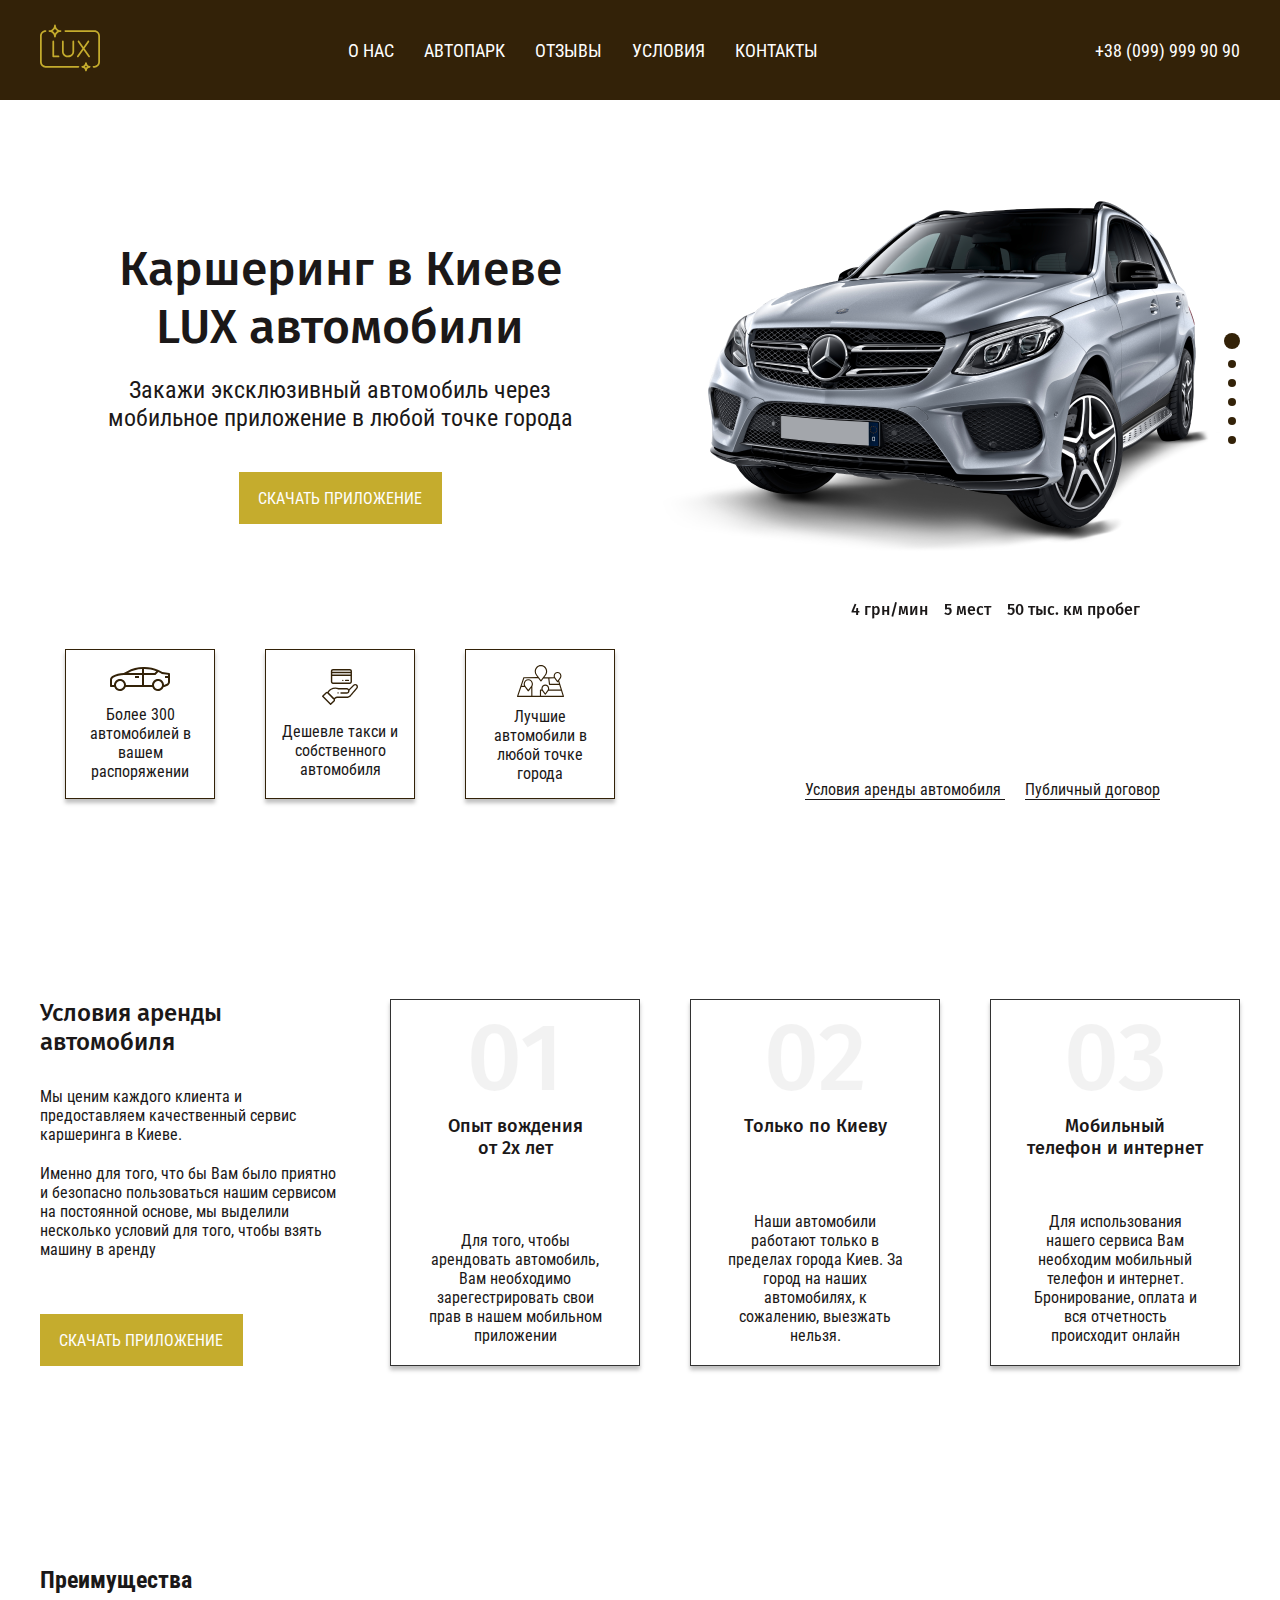
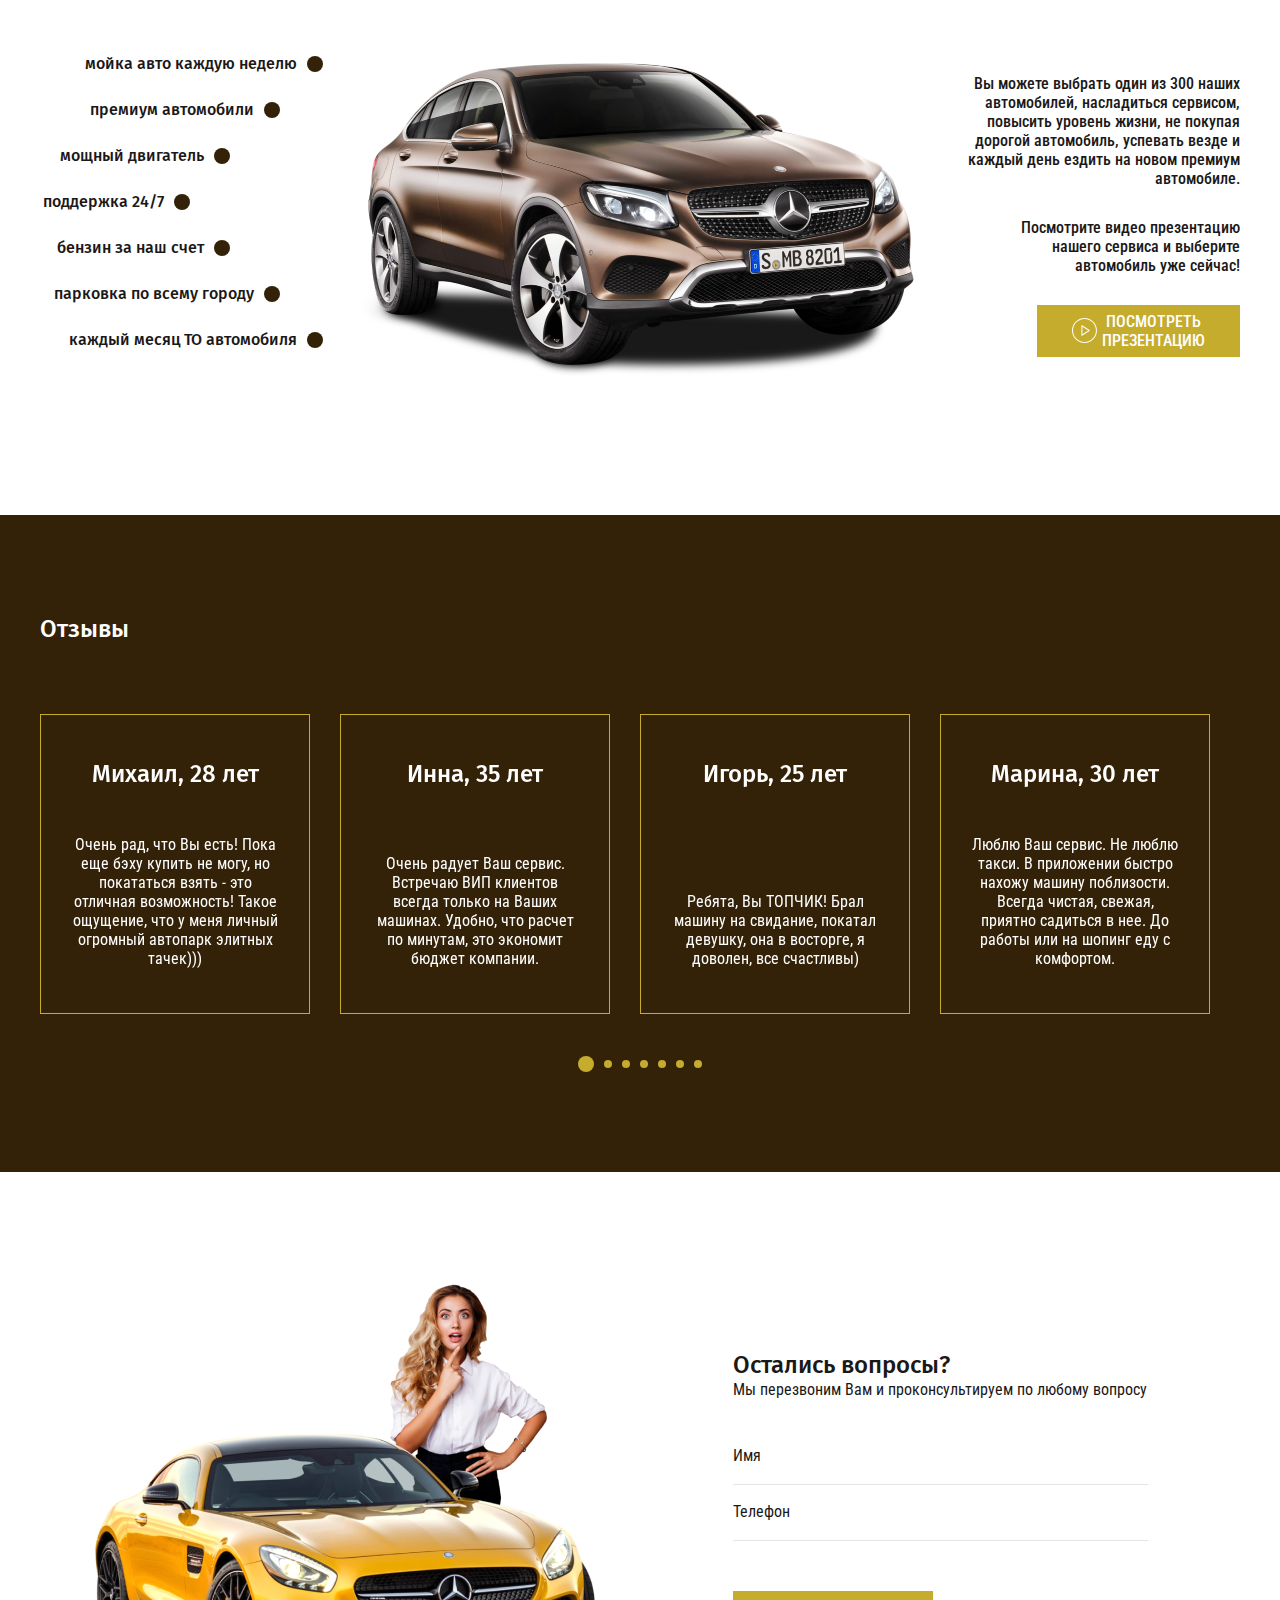
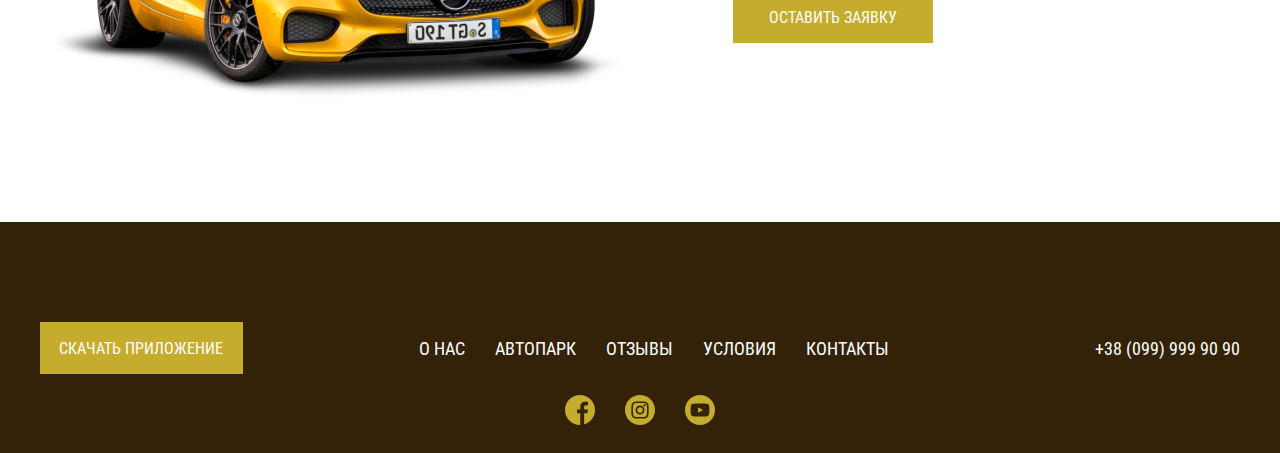
<file: indexx.html>
<!DOCTYPE html>
<html lang="ru  ">

<head>
    <meta charset="UTF-8">
    <meta http-equiv="X-UA-Compatible" content="IE=edge">
    <meta name="viewport" content="width=device-width, initial-scale=1.0">
    <title>Carsharing</title>
    <link rel="preconnect" href="https://fonts.gstatic.com">
    <link href="https://fonts.googleapis.com/css2?family=Fira+Sans:wght@500&family=Roboto+Condensed&display=swap"
        rel="stylesheet">
    <link rel="stylesheet" href="css/reset.css">
    <link rel="stylesheet" href="css/slick.css">
    <link rel="stylesheet" href="css/jquery.fancybox.css">
    <link rel="stylesheet" href="css/style.css">


</head>

<body>
    <header class="header">
        <div class="container">
            <div class="header__inner">
                <a href="#" class="logo">
                    <img class="logo__link" src="img/lux logo.svg" alt="">
                </a>
                <nav class="menu">
                    <button class="menu__btn"></button>
                    <ul class="menu__list">
                        <li class="menu__item"><a class="menu__list-link" href="">О НАС</a></li>
                        <li class="menu__item"><a class="menu__list-link" href="">АВТОПАРК</a></li>
                        <li class="menu__item"><a class="menu__list-link" href="">ОТЗЫВЫ</a></li>
                        <li class="menu__item"><a class="menu__list-link" href="">УСЛОВИЯ</a></li>
                        <li class="menu__item"><a class="menu__list-link" href="">КОНТАКТЫ</a></li>
                    </ul>
                </nav>
                <a class="phone" href="tel:380999999090">+38 (099) 999 90 90</a>
            </div>
        </div>
    </header>

    <section class="top">
        <div class="container">
            <div class="top__heading">
                <div class="top__content">
                    <h1 class="top__title">
                        Каршеринг в Киеве
                        LUX автомобили
                    </h1>
                    <p class="top_text">
                        Закажи эксклюзивный автомобиль через
                        мобильное приложение в любой точке города
                    </p>
                    <a class="application-btn" href="#">Скачать приложение</a>
                </div>

                <div class="top__slider">
                    <div class="top__slider-item">
                        <img class="top__slider-images" src="img/Rectangle 7.png" alt="">
                        <p class="top__slider-text">
                            <span>4 грн/мин</span> <span>5 мест</span>
                            <span>50 тыс. км пробег</span>
                        </p>
                    </div>
                    <div class="top__slider-item">
                        <img class="top__slider-images" src="img/car-2.png" alt="">
                        <p class="top__slider-text">
                            <span>4 грн/мин</span> <span>5 мест</span>
                            <span>50 тыс. км пробег</span>
                        </p>
                    </div>
                    <div class="top__slider-item">
                        <img class="top__slider-images" src="img/car-3.png" alt="">
                        <p class="top__slider-text">
                            <span>4 грн/мин</span> <span>5 мест</span>
                            <span>50 тыс. км пробег</span>
                        </p>
                    </div>
                    <div class="top__slider-item">
                        <img class="top__slider-images" src="img/car-4.png" alt="">
                        <p class="top__slider-text">
                            <span>4 грн/мин</span> <span>5 мест</span>
                            <span>50 тыс. км пробег</span>
                        </p>
                    </div>
                    <div class="top__slider-item">
                        <img class="top__slider-images" src="img/car-5.png" alt="">
                        <p class="top__slider-text">
                            <span>4 грн/мин</span> <span>5 мест</span>
                            <span>50 тыс. км пробег</span>
                        </p>
                    </div>
                    <div class="top__slider-item">
                        <img class="top__slider-images" src="img/car-6.png"">
                        <p class=" top__slider-text">
                        <span>4 грн/мин</span> <span>5 мест</span>
                        <span>50 тыс. км пробег</span>
                        </p>
                    </div>
                </div>
            </div>
            <div class="top__bottom">
                <div class="top__items">
                    <div class="top_item">
                        <img class="top__item-img" src="img/surface1.svg" alt="">
                        <p class="top__item-text">
                            Более 300 автомобилей
                            в вашем распоряжении
                        </p>
                    </div>
                    <div class="top_item">
                        <img class="top__item-img" src="img/card.svg" alt="">
                        <p class="top__item-text">
                            Дешевле такси
                            и собственного автомобиля
                        </p>
                    </div>
                    <div class="top_item">
                        <img class="top__item-img" src="img/Vector.svg" alt="">
                        <p class="top__item-text">
                            Лучшие автомобили в любой точке города
                        </p>
                    </div>
                </div>
                <div class="top__links">
                    <a class="top__link" href="#">Условия аренды автомобиля </a>
                    <a class="top__link" href="">Публичный договор</a>
                </div>
            </div>
        </div>
    </section>

    <section class="rent">
        <div class="container">
            <div class="rent__inner">
                <div class="rent__content">
                    <h3 class="rent__title">
                        Условия аренды
                        автомобиля
                    </h3>
                    <p class="rent__text">
                        Мы ценим каждого клиента и предоставляем качественный
                        сервис каршеринга в Киеве.
                    </p>
                    <p class="rent__text">
                        Именно для того, что бы Вам было приятно и безопасно
                        пользоваться нашим сервисом на постоянной основе,
                        мы выделили несколько условий для того, чтобы взять
                        машину в аренду
                    </p>
                    <a class="application-btn" href="#">Скачать приложение</a>
                </div>
                <div class="rent__item">
                    <div class="rent__item-num">01</div>
                    <p class="rent__item-title">
                        Опыт вождения <br>
                        от 2х лет
                    </p>
                    <p class="rent__item-text">
                        Для того, чтобы арендовать автомобиль,
                        Вам необходимо зарегестрировать свои прав в нашем
                        мобильном приложении
                    </p>
                </div>
                <div class="rent__item">
                    <div class="rent__item-num">02</div>
                    <p class="rent__item-title">
                        Только по Киеву
                    </p>
                    <p class="rent__item-text">
                        Наши автомобили работают только в пределах города Киев.
                        За город на наших автомобилях, к сожалению, выезжать нельзя.
                    </p>
                </div>
                <div class="rent__item">
                    <div class="rent__item-num">03</div>
                    <p class="rent__item-title">
                        Мобильный телефон и интернет
                    </p>
                    <p class="rent__item-text">
                        Для использования нашего сервиса Вам необходим мобильный телефон и интернет.
                        Бронирование, оплата и вся отчетность происходит онлайн
                    </p>
                </div>
            </div>
        </div>
    </section>

    <section class="benefits">
        <div class="container">
            <h3 class="benefits__title">
                Преимущества
            </h3>
            <div class="benefits__items">
                <ul class="benefits__list">
                    <li class="benefist__list-item">мойка авто каждую неделю</li>
                    <li class="benefist__list-item">премиум автомобили</li>
                    <li class="benefist__list-item">мощный двигатель</li>
                    <li class="benefist__list-item">поддержка 24/7</li>
                    <li class="benefist__list-item">бензин за наш счет</li>
                    <li class="benefist__list-item">парковка по всему городу</li>
                    <li class="benefist__list-item">каждый месяц ТО автомобиля</li>
                </ul>
                <img class="benefits__images" src="img/Rectangle 22.png" alt="">
                <div class="benefits__content">
                    <p class="benefits__text">
                        Вы можете выбрать один из 300 наших автомобилей, насладиться сервисом,
                        повысить уровень жизни, не покупая дорогой автомобиль, успевать везде
                        и каждый день ездить на новом премиум автомобиле.
                    </p>
                    <p class="benefits__text">
                        Посмотрите видео презентацию нашего сервиса и
                        выберите автомобиль уже сейчас!
                    </p>
                    <a class="vide-popup" data-fancybox
                        href="https://www.youtube.com/watch?v=pAqJv9DZ30M&ab_channel=CarsFX">
                        ПОСМОТРЕТЬ <br>
                        ПРЕЗЕНТАЦИЮ
                    </a>
                </div>
            </div>
        </div>
    </section>

    <section class="reviews">
        <div class="container">
            <h3 class="reviews__title">
                Отзывы
            </h3>
            <div class="reviews__slider">
                <div class="reviews__item">
                    <p class="reviews__item-name">
                        Михаил, 28 лет
                    </p>
                    <p class="reviews__item-text">
                        Очень рад, что Вы есть!
                        Пока еще бэху купить не могу, но покататься взять - это отличная возможность!
                        Такое ощущение, что у меня личный огромный автопарк элитных тачек)))
                    </p>
                </div>
                <div class="reviews__item">
                    <p class="reviews__item-name">
                        Инна, 35 лет
                    </p>
                    <p class="reviews__item-text">
                        Очень радует Ваш сервис. Встречаю ВИП клиентов всегда только на Ваших машинах.
                        Удобно, что расчет по минутам, это экономит бюджет компании.
                    </p>
                </div>
                <div class="reviews__item">
                    <p class="reviews__item-name">
                        Игорь, 25 лет
                    </p>
                    <p class="reviews__item-text">
                        Ребята, Вы ТОПЧИК!
                        Брал машину на свидание, покатал девушку, она в восторге, я доволен, все счастливы)
                    </p>
                </div>
                <div class="reviews__item">
                    <p class="reviews__item-name">
                        Марина, 30 лет
                    </p>
                    <p class="reviews__item-text">
                        Люблю Ваш сервис. Не люблю такси. В приложении быстро нахожу машину поблизости.
                        Всегда чистая, свежая, приятно садиться в нее. До работы или на шопинг еду с комфортом.
                    </p>
                </div>
                <div class="reviews__item">
                    <p class="reviews__item-name">
                        Инна, 35 лет
                    </p>
                    <p class="reviews__item-text">
                        Очень радует Ваш сервис. Встречаю ВИП клиентов всегда только на Ваших машинах.
                        Удобно, что расчет по минутам, это экономит бюджет компании.
                    </p>
                </div>
                <div class="reviews__item">
                    <p class="reviews__item-name">
                        Игорь, 25 лет
                    </p>
                    <p class="reviews__item-text">
                        Ребята, Вы ТОПЧИК!
                        Брал машину на свидание, покатал девушку, она в восторге, я доволен, все счастливы)
                    </p>
                </div>
                <div class="reviews__item">
                    <p class="reviews__item-name">
                        Марина, 30 лет
                    </p>
                    <p class="reviews__item-text">
                        Люблю Ваш сервис. Не люблю такси. В приложении быстро нахожу машину поблизости.
                        Всегда чистая, свежая, приятно садиться в нее. До работы или на шопинг еду с комфортом.
                    </p>
                </div>

            </div>
        </div>
    </section>

    <section class="feedback">
        <div class="container">
            <div class="feedback__inner">
                <img class="feedback__images" src="img/Rectangle 35.png" alt="">
                <form class="feedback__form">
                    <h3 class="feedback__title">
                        Остались вопросы?
                    </h3>
                    <p class="feedback__text">
                        Мы перезвоним Вам и проконсультируем по любому вопросу
                    </p>
                    <input class="feedback__input" type="text" placeholder="Имя">
                    <input class="feedback__input" type="text" placeholder="Телефон">
                    <button class="feedback__btn" type="submit">ОСТАВИТЬ ЗАЯВКУ</button>
                </form>
            </div>
        </div>
    </section>

    <section class="footer">
        <div class="container">
            <div class="footer__top">
                <a class="application-btn" href="#">Скачать приложение</a>
                <nav class="menu">
                    <ul class="menu__list">
                        <li class="menu__item"><a class="menu__list-link" href="">О НАС</a></li>
                        <li class="menu__item"><a class="menu__list-link" href="">АВТОПАРК</a></li>
                        <li class="menu__item"><a class="menu__list-link" href="">ОТЗЫВЫ</a></li>
                        <li class="menu__item"><a class="menu__list-link" href="">УСЛОВИЯ</a></li>
                        <li class="menu__item"><a class="menu__list-link" href="">КОНТАКТЫ</a></li>
                    </ul>
                </nav>
                <a class="phone" href="tel:380999999090">+38 (099) 999 90 90</a>
            </div>
            <ul class="footer__social">
                <li class="footer__social-item">
                    <a class="footer__social-link" href="">
                        <img class="footer__social-img" src="img/facebook.svg" alt="">
                    </a>
                </li>
                <li class="footer__social-item">
                    <a class="footer__social-link" href="">
                        <img class="footer__social-img" src="img/instagram.svg" alt="">
                    </a>
                </li>
                <li class="footer__social-item">
                    <a class="footer__social-link" href="">
                        <img class="footer__social-img" src="img/youtube.svg" alt="">
                    </a>
                </li>
            </ul>
        </div>
    </section>

    <script src="https://ajax.googleapis.com/ajax/libs/jquery/3.4.1/jquery.min.js"></script>
    <script src="js/slick.min.js"></script>
    <script src="js/jquery.fancybox.min.js"></script>
    <script src="js/main.js"></script>

</body>

</html>
</file>
<file: css/style.css>
html {
    box-sizing: border-box;
}

*,
*::after,
*::before {
    box-sizing: inherit
}

a {
    text-decoration: none;
}

.container {
    max-width: 1220px;
    padding: 0 10px;
    margin: 0 auto;
}

body {
    color: #1B1818;
    font-weight: 400;
    font-size: 16px;
    line-height: 19px;
    font-family: 'Roboto Condensed', sans-serif;
}

.header {
    background: #332208;
}

.header__inner {
    display: flex;
    justify-content: space-between;
    align-items: center;
    height: 100px;
}

.menu__list {
    display: flex;
}

.menu__item {
    margin-right: 30px;
    list-style-type: none;
}

.menu__list-link {
    text-transform: uppercase;
    color: #fefefe;
    font-size: 18px;
    line-height: 21px;
    padding-bottom: 5px;
    transition: all .5s;
    border-bottom: 1px solid transparent;
}

.menu__list-link:hover {
    border-bottom: 1px solid #fefefe;
}

.phone {
    font-size: 18px;
    line-height: 21px;
    color: #fefefe;
}

.top {
    padding-bottom: 100px;
}

.top__heading {
    display: flex;
    padding: 50px 0 30px;
}

.top__content {
    text-align: center;
    padding-top: 90px;
    width: 50%;
}

.top__title {
    font-weight: 500;
    font-size: 48px;
    line-height: 58px;
    font-family: 'Fira Sans', sans-serif;
    margin: 0 auto 20px;
    max-width: 454px;
}

.top_text {
    font-size: 24px;
    line-height: 28px;
    margin: 0 auto 40px;
    max-width: 470px;
}

.application-btn {
    text-transform: uppercase;
    color: #fefefe;
    background: #C5AC2D;
    padding: 16px 19px 15px 18px;
    transition: all .5s;
    border: 1px solid transparent;
    display: inline-block;
}

.application-btn:hover {
    color: #C5AC2D;
    background: #fefefe;
    border: 1px solid #C5AC2D
}

.top__slider {
    width: 50%;
}

.top__slider .slick-dots {
    position: absolute;
    right: 0;
    top: 50%;
    transform: translateY(-50%);
}

.slick-dots {
    list-style: none;
    text-align: center;
}

.slick-dots button {
    font-size: 0;
    width: 8px;
    height: 8px;
    background-color: #332208;
    border: none;
    border-radius: 50%;
    padding: 0;
}

.slick-active button {
    width: 16px;
    height: 16px;
}

.top__slider-text {
    padding-right: 100px;
    font-weight: 500;
    text-align: right;
    font-family: 'Fira Sans', sans-serif;
}

.top__slider-text span+span {
    padding-left: 12px;
}

.top__bottom {
    display: flex;
    align-items: flex-end;
    justify-content: space-between;
}

.top__items {
    width: 50%;
    display: flex;
    justify-content: space-around;
}

.top_item {
    border: 1px solid #332208;
    padding: 10px;
    width: 150px;
    height: 150px;
    display: flex;
    flex-direction: column;
    align-items: center;
    justify-content: space-around;
    text-align: center;
    box-shadow: 0px 4px 4px rgba(0, 0, 0, 0.25);
    cursor: pointer;
    transition: all .5s;
}

.top_item:hover {
    transform: scale(1.25);
}

.top__links {
    padding-right: 80px;
}

.top__link {
    color: #1B1818;
    border-bottom: 1px solid #1B1818;
}

.top__link+.top__link {
    margin-left: 20px;
}

.rent {
    padding: 100px 0;
}

.rent__inner {
    display: flex;
    justify-content: space-between;
}

.rent__content {
    width: 300px;
}

.rent__title {
    font-size: 24px;
    line-height: 29px;
    font-weight: 500;
    font-family: 'Fira Sans', sans-serif;
    margin-bottom: 30px;
}

.rent__text {
    margin-bottom: 20px;
}

.rent__text+.rent__text {
    padding-bottom: 35px;
}

.rent__item {
    border: 1px solid #323232;
    width: 250px;
    min-height: 350px;
    padding: 0 35px 20px;
    text-align: center;
    display: flex;
    flex-direction: column;
    justify-content: space-around;
    box-shadow: 0px 4px 4px rgb(0 0 0 / 25%);
}

.rent__item-num {
    font-size: 96px;
    line-height: 115px;
    font-family: 'Fira Sans', sans-serif;
    font-weight: 500;
    opacity: 0.05;
}

.rent__item-title {
    font-size: 18px;
    line-height: 22px;
    font-family: 'Fira Sans', sans-serif;
    font-weight: 500;
    margin-bottom: auto;
}

.benefits {
    padding: 100px 0;
}

.benefits__title {
    font-size: 24px;
    line-height: 29px;
    margin-bottom: 20px;
}

.benefits__items {
    font-family: 'Fira Sans', sans-serif;
    font-weight: 500;
    display: flex;
    justify-content: space-between;
    align-items: center;
}

.benefist__list-item {
    margin-bottom: 27px;
    padding-right: 26px;
    position: relative;
    text-align: right;

}

.benefist__list-item::after {
    content: '';
    position: absolute;
    width: 16px;
    height: 16px;
    border-radius: 50%;
    background: #332208;
    right: 0;
    top: 2px
}

.benefits__list {
    width: 300px;
    list-style: none;
}

.benefits__content {
    width: 300px;
    text-align: right;
}

.benefist__list-item:nth-child(1),
.benefist__list-item:nth-child(7) {
    margin-right: 17px;
}

.benefist__list-item:nth-child(2),
.benefist__list-item:nth-child(6) {
    margin-right: 60px;
}

.benefist__list-item:nth-child(3),
.benefist__list-item:nth-child(5) {
    margin-right: 110px;
}

.benefist__list-item:nth-child(4) {
    margin-right: 150px;
}

.benefits__text {
    margin-bottom: 30px;
    text-align: right;
    font-family: 'Roboto Condensed', sans-serif;
}

.benefits__text+.benefits__text {
    width: 267px;
    margin-left: auto;
}

.vide-popup:hover {
    color: #C5AC2D;
    background: #fefefe;
    border: 1px solid #C5AC2D;
}

.vide-popup {
    background-color: #C5AC2D;
    text-transform: uppercase;
    color: #fefefe;
    padding: 6px 34px 6px 64px;
    text-align: center;
    display: inline-block;
    position: relative;
    font-family: 'Roboto Condensed', sans-serif;
    transition: all .5s;
    border: 1px solid transparent;
}

.vide-popup::before {
    content: '';
    position: absolute;
    width: 25px;
    height: 25px;
    background-image: url('../img/PLAY.svg');
    top: 12px;
    left: 34px;
}

.reviews {
    padding: 100px 0;
    background-color: #332208;
    color: #fefefe;
}

.reviews__title {
    font-size: 24px;
    line-height: 29px;
    font-weight: 500;
    font-family: 'Fira Sans', sans-serif;
    margin-bottom: 70px;
}

.slick-initialized .reviews__item {
    display: flex;
}

.reviews__item {
    border: 1px solid #C5AC2D;
    padding: 45px 30px;
    display: flex;
    flex-direction: column;
    justify-content: space-between;
    width: 270px;
    min-height: 300px;
    text-align: center;
    margin-right: 30px;
}

.reviews__item-name {
    font-size: 24px;
    line-height: 29px;
    font-weight: 500;
    font-family: 'Fira Sans', sans-serif;
}

.reviews__slider .slick-dots button {
    background-color: #C5AC2D;
}

.reviews__slider .slick-dots {
    display: flex;
    justify-content: center;
    align-items: center;
    margin-top: 35px;
}

.reviews__slider button {
    margin: 0 5px;
    line-height: 12px;
}

.feedback {
    padding: 100px 0;
}

.feedback__inner {
    display: flex;
    align-items: center;
}

.feedback__images {
    width: 50%;
}

.feedback__form {
    width: 415px;
    margin: 0 auto;
}

.feedback__title {
    font-weight: 500;
    font-size: 24px;
    line-height: 29px;
    font-weight: 500;
    font-family: 'Fira Sans', sans-serif;
    margin-right: 5px;
}

.feedback__text {
    margin-bottom: 30px;
}

.feedback__input {
    display: block;
    padding: 20px 0;
    width: 100%;
    border: none;
    border-bottom: 1px solid rgba(0, 0, 0, .1)
}

.feedback__input::placeholder {
    font-size: 16px;
    line-height: 19px;
    font-family: 'Roboto Condensed', sans-serif;
    color: #1B1818
}

.feedback__btn {
    text-transform: uppercase;
    color: #fefefe;
    border: none;
    display: inline-block;
    padding: 16px 35px 15px;
    background-color: #C5AC2D;
    font-family: 'Roboto Condensed', sans-serif;
    margin-top: 50px;
    transition: all .5s;
    border: 1px solid transparent;
    font-size: 16px;
    line-height: 19px;
}

.feedback__btn:hover {
    color: #C5AC2D;
    background-color: #fefefe;
    border: 1px solid #C5AC2D
}

.footer {
    padding: 100px 0 24px;
    background: #332208;
}

.footer__top {
    display: flex;
    justify-content: space-between;
    align-items: center;
    margin-bottom: 21px;
}

.menu__list {
    list-style: none;
    display: flex;
    align-items: center;
    justify-content: center;
}

.footer__social {
    display: flex;
    justify-content: center;
    list-style: none;
}

.footer__social-link {
    margin: 0 15px;

}

.menu__btn {
    display: none;
}

@media(max-width: 1250px) {
    .benefits__images {
        width: 40%;
    }
}


@media (max-width: 1140px) {
    .rent__inner {
        flex-wrap: wrap;
        justify-content: space-around;
    }

    .rent__content {
        width: 100%;
        margin-bottom: 30px;
    }
}


@media(max-width: 1000px) {
    .top__heading {
        display: block;
    }

    .top__content {
        width: 100%;
        padding-top: 30px
    }

    .top__slider {
        width: 100%;
    }

    .top__bottom {
        display: block;
    }

    .top__links {
        padding-right: 0;
        padding-top: 50px;
        text-align: center;
    }

    .top__items {
        width: 100%;
    }

    .benefits__content {
        width: 100%;
        margin-top: 30px;
    }

    .benefits__items {
        flex-wrap: wrap;
        justify-content: space-around;
    }

    .benefits__text+.benefits__text {
        width: 100%;
    }

    .footer .menu {
        display: none;
    }

}



@media(max-width: 860px) {


    .menu {
        order: 1;
    }

    .menu__list {
        display: block;
        position: absolute;
        top: 100px;
        left: 0;
        background-color: #332208;
        right: 0;
        text-align: center;
        padding: 20px 0;
        transform: translateY(-450px);
        transition: all .5s;
    }

    .menu__list.menu__list--active {
        transform: translateY(0);
    }


    .menu__list-link {
        padding: 20px 0;
        display: block;

    }

    .menu__btn {
        display: block;
        cursor: pointer;
        width: 35px;
        height: 24px;
        border: none;
        border-top: 2px solid #fefefe;
        border-bottom: 2px solid #fefefe;
        background-color: transparent;
        position: relative;
    }

    .menu__btn::before {
        content: '';
        position: absolute;
        width: 35px;
        height: 2px;
        background-color: #fefefe;
        left: 0;
        top: 9px;
    }

    .rent__item {
        margin: 30px;
    }

    .feedback__images {
        display: none;
    }

    .footer,
    .feedback,
    .reviews,
    .benefits,
    .rent {
        padding: 50px 0;
    }
}

@media (max-width: 525px) {
    .top__items {
        flex-wrap: wrap;
    }

    .top_item {
        margin: 20px;
    }

    .top__slider-text {
        padding-right: 0;
    }

    .rent__item {
        width: 100%;
        min-height: 245px;
    }

    .rent__item-title {
        margin-bottom: 20px;
    }

    .rent__content {
        text-align: center;
    }

    .benefits__images {
        width: 70%;
    }

    .benefist__list-item {
        margin-right: 0;
        text-align: left;
        padding-right: 0;
        padding-left: 26px;
    }

    .benefist__list-item::after {
        right: auto;
        left: 0;
    }

    .benefits__list {
        width: 100%;
    }

    .benefist__list-item:nth-child(4) {
        margin-right: 0;
    }

}


@media (max-width: 410px) {
    .top_item {
        width: 100%;
    }

    .top__links {
        text-align: center;
    }

    .top__link {
        margin: 10px 15px;
        display: inline-block;
    }

    .top__link+.top__link {
        margin-left: 0;
    }

    .top__slider-text {
        text-align: right;
    }

    .top__slider-text span {
        display: block;
        margin: 10px 0;
    }

    .rent__item {
        margin: 30px 0;
    }

    .footer__top {
        flex-direction: column;
        align-items: center;
    }

    .footer .phone {
        margin-top: 30px;
        display: inline-block;
    }

}
</file>
